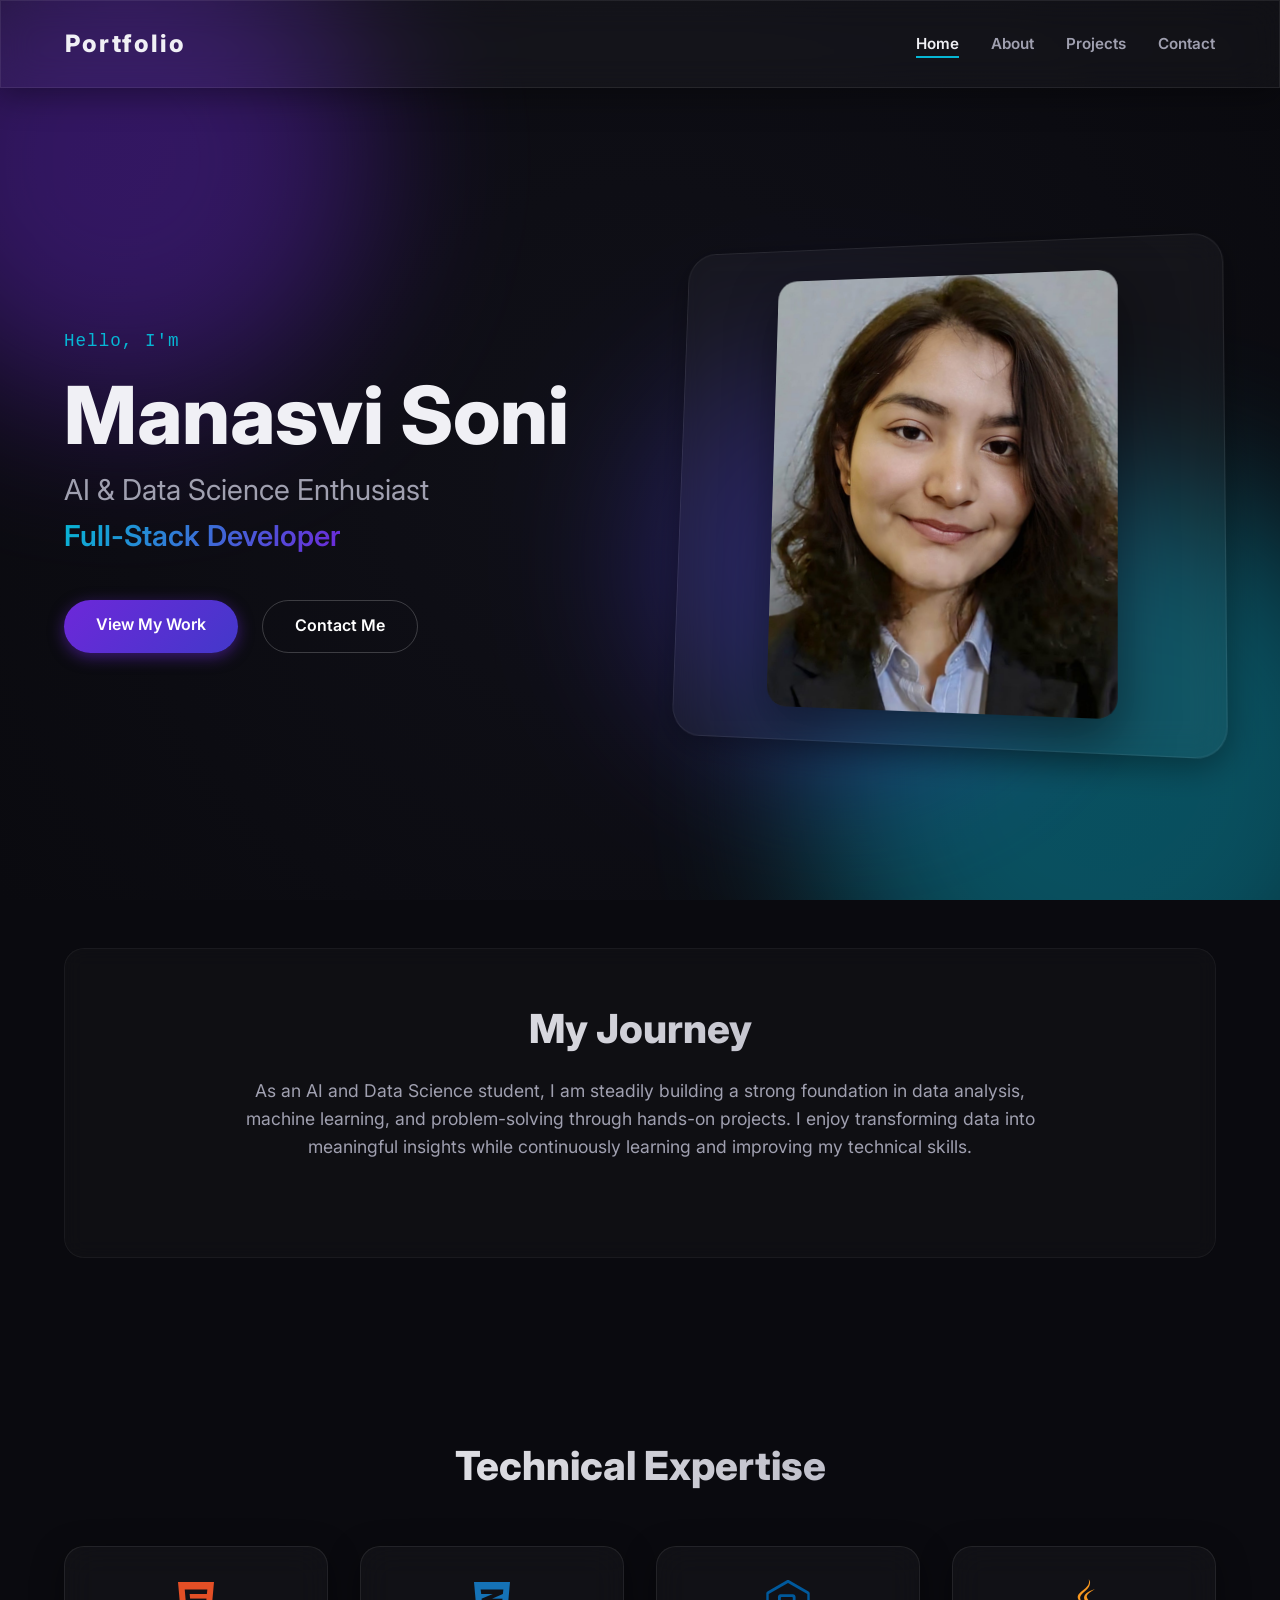
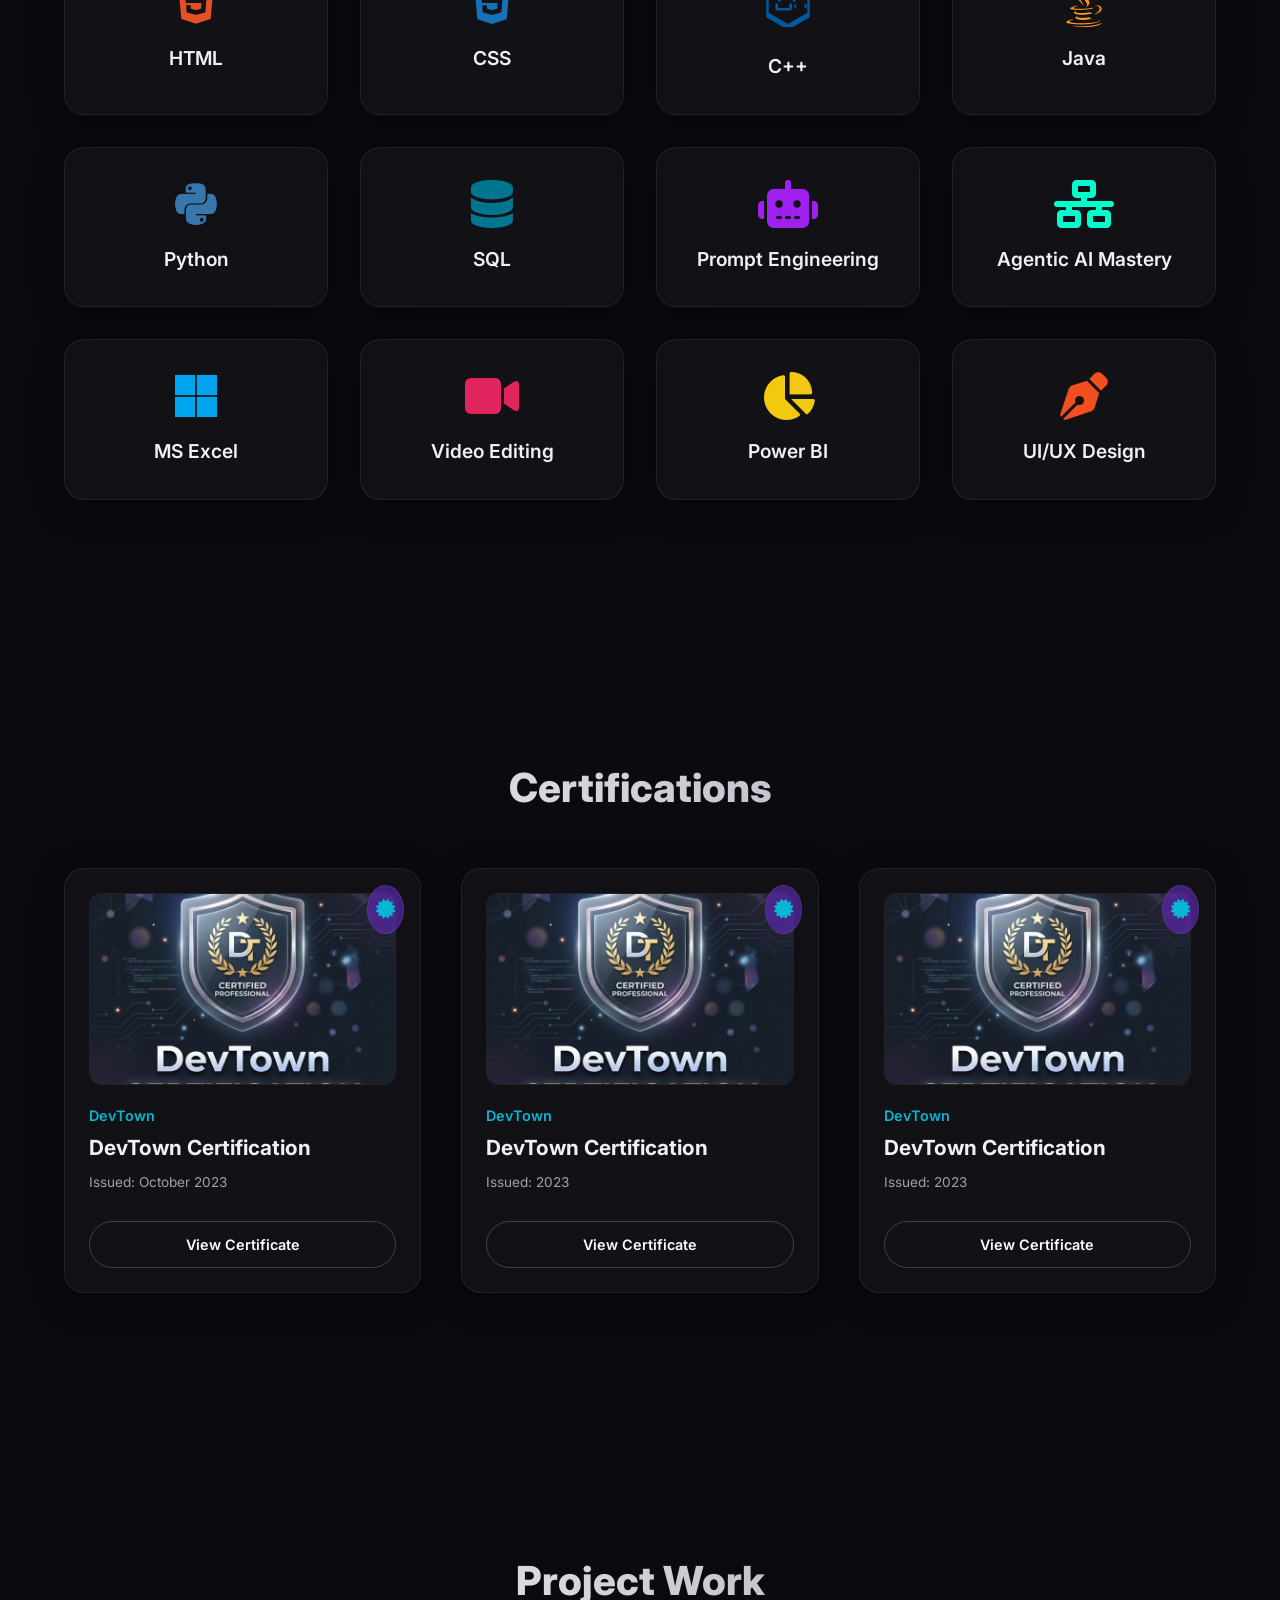
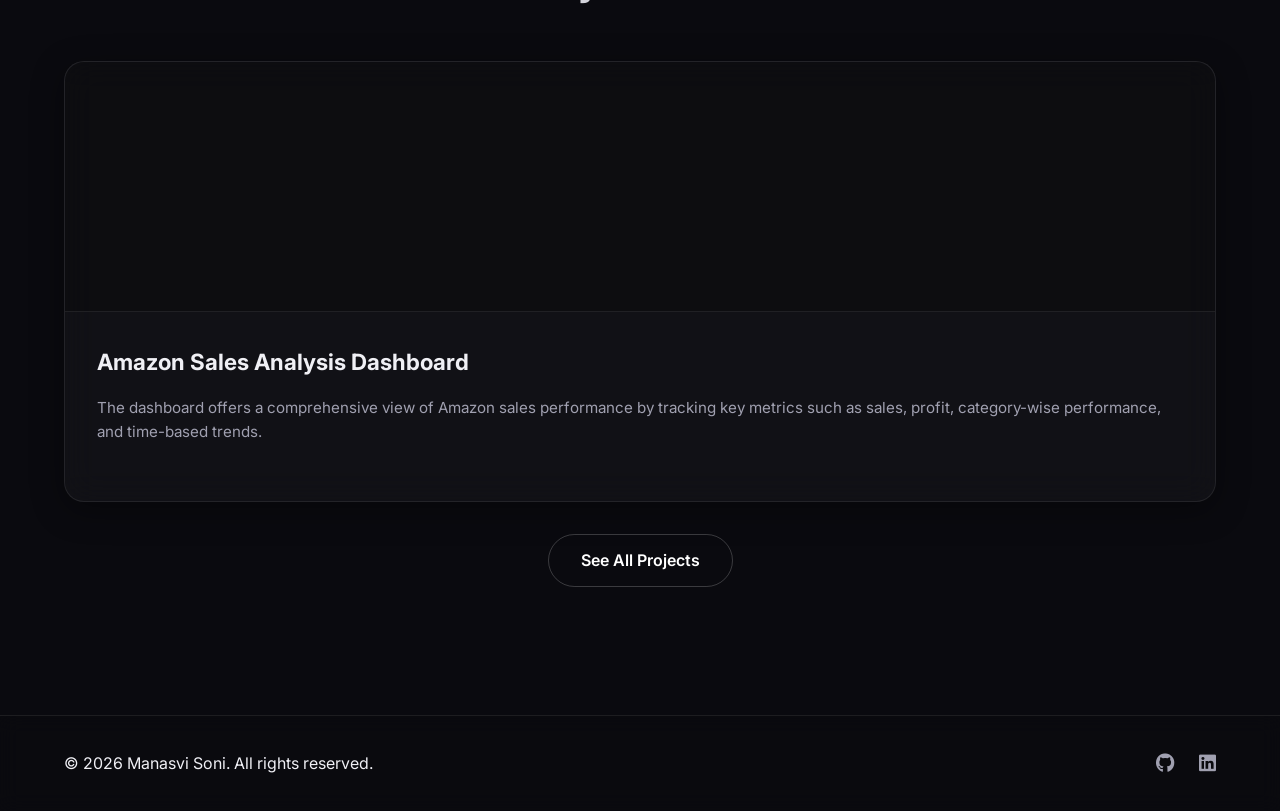
<file: index.html>
<!DOCTYPE html>
<html lang="en">

<head>
    <meta charset="UTF-8">
    <meta name="viewport" content="width=device-width, initial-scale=1.0">
    <title>Manasvi Soni - Portfolio</title>
    <!-- Modern Typography: Inter -->
    <link rel="preconnect" href="https://fonts.googleapis.com">
    <link rel="preconnect" href="https://fonts.gstatic.com" crossorigin>
    <link href="https://fonts.googleapis.com/css2?family=Inter:wght@300;400;600;800&display=swap" rel="stylesheet">
    <link rel="stylesheet" href="css/style.css">
    <!-- Font Awesome for Icons -->
    <link rel="stylesheet" href="https://cdnjs.cloudflare.com/ajax/libs/font-awesome/6.4.0/css/all.min.css">
</head>

<body>

    <!-- Background Animation Canvas / Elements -->
    <div class="bg-animated">
        <div class="blob blob-1"></div>
        <div class="blob blob-2"></div>
        <div class="blob blob-3"></div>
    </div>

    <!-- Navigation -->
    <nav class="navbar glass">
        <div class="logo">
            <a href="index.html">Portfolio</a>
        </div>
        <ul class="nav-links">
            <li><a href="index.html" class="active">Home</a></li>
            <li><a href="about.html">About</a></li>
            <li><a href="projects.html">Projects</a></li>
            <li><a href="contact.html">Contact</a></li>
        </ul>
        <div class="hamburger">
            <i class="fas fa-bars"></i>
        </div>
    </nav>

    <!-- Main Content for Home -->
    <main>
        <!-- Hero Section -->
        <section id="hero" class="hero">
            <div class="hero-content">
                <span class="greeting">Hello, I'm</span>
                <h1 class="glitch" data-text="Manasvi Soni">Manasvi Soni</h1>
                <h2 class="subtitle">AI & Data Science Enthusiast <br /> <span class="highlight">Full-Stack
                        Developer</span></h2>
                <div class="hero-buttons">
                    <a href="#projects" class="btn btn-primary">View My Work</a>
                    <a href="contact.html" class="btn btn-outline">Contact Me</a>
                </div>
            </div>
            <div class="hero-image-container glass">
                <!-- User passport size photo -->
                <img src="assets/profile.jpeg" alt="Manasvi Soni" class="profile-img">
                <div class="img-glow"></div>
            </div>
        </section>

        <!-- Brief Qualifications Section -->
        <section id="qualifications" class="qualifications section-padding glass-panel my-5">
            <div class="container text-center">
                <h2 class="section-title">My Journey</h2>
                <p class="section-subtitle">As an AI and Data Science student, I am steadily building a strong
                    foundation in data analysis, machine learning, and problem-solving through hands-on projects. I
                    enjoy transforming data into meaningful insights while continuously learning and improving my
                    technical skills.</p>
            </div>
        </section>

        <!-- Skills Section -->
        <section id="skills" class="skills section-padding">
            <h2 class="section-title text-center">Technical Expertise</h2>
            <div class="skills-grid">
                <!-- Skill cards will be injected or hardcoded here -->
                <div class="skill-card glass" data-skill="html">
                    <i class="fab fa-html5 skill-icon" style="color: #e34f26;"></i>
                    <h3>HTML</h3>
                </div>
                <div class="skill-card glass" data-skill="css">
                    <i class="fab fa-css3-alt skill-icon" style="color: #1572b6;"></i>
                    <h3>CSS</h3>
                </div>
                <div class="skill-card glass" data-skill="cpp">
                    <!-- c++ icon -->
                    <svg class="custom-icon" viewBox="0 0 128 128">
                        <path fill="#00599C"
                            d="M118.8 33.3L67.1 3.4c-1.9-1.1-4.3-1.1-6.2 0L9.2 33.3c-1.9 1.1-3.1 3.2-3.1 5.4v59.8c0 2.2 1.2 4.3 3.1 5.4l51.7 29.9c1.9 1.1 4.3 1.1 6.2 0l51.7-29.9c1.9-1.1 3.1-3.2 3.1-5.4V38.7c0-2.2-1.2-4.3-3.1-5.4zM66.4 121.2L12.5 90V40.2L64 10.4l51.5 29.8V90l-53.9 31.2-5.2-.2v.2z" />
                        <path fill="#00599C"
                            d="M37.5 59.9h7.4l-.1-9.9c0-1.2.9-2.2 2-2.3h27.9c1.2.1 2.1 1.1 2.1 2.3l-.1 10h7.4l.1-12c0-3.9-3.1-7.1-7-7.2h-33c-3.9.1-7 3.3-7 7.2l.3 11.9zm30.3 17.5H39.8c-1.2-.1-2.1-1.1-2.1-2.3v-10h-7.3v12c0 3.9 3.1 7.1 7 7.2h30.4c3.9-.1 7-3.3 7-7.2v-12h-7.3v10c0 1.2-.9 2.2-2 2.3h2.3z" />
                        <path fill="#004482"
                            d="M68.7 66.8h11.2v11.1h5.8V66.8hc1.2-.1 2.1-1.1 2.1-2.3l-.1-5.8h-7.4v-7.3h-5.8v7.3H68.7v-7.3h-5.8v7.3H56.5v5.8h6.4v11.1h5.8V66.8z" />
                        <path fill="#00599C"
                            d="M96.7 66.8h11.2v11.1h5.8V66.8hc1.2-.1 2.1-1.1 2.1-2.3l-.1-5.8h-7.4v-7.3h-5.8v7.3H96.7v-7.3h-5.8v7.3H84.5v5.8h6.4v11.1h5.8V66.8z" />
                    </svg>
                    <h3>C++</h3>
                </div>
                <div class="skill-card glass" data-skill="java">
                    <i class="fab fa-java skill-icon" style="color: #f89820;"></i>
                    <h3>Java</h3>
                </div>
                <div class="skill-card glass" data-skill="python">
                    <i class="fab fa-python skill-icon" style="color: #3776ab;"></i>
                    <h3>Python</h3>
                </div>
                <div class="skill-card glass" data-skill="sql">
                    <i class="fas fa-database skill-icon" style="color: #00758f;"></i>
                    <h3>SQL</h3>
                </div>
                <div class="skill-card glass" data-skill="prompt">
                    <i class="fas fa-robot skill-icon" style="color: #a020f0;"></i>
                    <h3>Prompt Engineering</h3>
                </div>
                <div class="skill-card glass" data-skill="agentic">
                    <i class="fas fa-network-wired skill-icon" style="color: #00ffcc;"></i>
                    <h3>Agentic AI Mastery</h3>
                </div>
                <div class="skill-card glass" data-skill="msexcel">
                    <i class="fab fa-microsoft skill-icon" style="color: #00a4ef;"></i>
                    <h3>MS Excel</h3>
                </div>
                <div class="skill-card glass" data-skill="video">
                    <i class="fas fa-video skill-icon" style="color: #e0245e;"></i>
                    <h3>Video Editing</h3>
                </div>
                <div class="skill-card glass" data-skill="powerbi">
                    <i class="fas fa-chart-pie skill-icon" style="color: #f2c811;"></i>
                    <h3>Power BI</h3>
                </div>
                <div class="skill-card glass" data-skill="uidesign">
                    <i class="fas fa-pen-nib skill-icon" style="color: #f24e1e;"></i>
                    <h3>UI/UX Design</h3>
                </div>
            </div>
        </section>

        <!-- Skill Modal Overlay (Hidden by default) -->
        <div id="skill-modal" class="modal-overlay">
            <div class="modal-content glass">
                <span class="close-btn">&times;</span>
                <div class="modal-icon-container">
                    <i id="modal-icon" class="fas fa-code"></i>
                </div>
                <h2 id="modal-title">Skill</h2>
                <p id="modal-desc">Detailed description of the skill and its applications.</p>
            </div>
        </div>

        <!-- Certifications Section -->
        <section id="certifications" class="certifications section-padding">
            <h2 class="section-title text-center">Certifications</h2>
            <div class="certifications-grid container">

                <div class="cert-card glass">
                    <div class="cert-badge"><i class="fas fa-certificate"></i></div>
                    <img src="assets/cert-placeholder.png" alt="DevTown Certification" class="cert-thumbnail">
                    <div class="cert-info">
                        <span class="cert-org">DevTown</span>
                        <h3>DevTown Certification</h3>
                        <span class="cert-date">Issued: October 2023</span>
                    </div>
                    <a href="https://cert.devtown.in/verify/Z20w5UR" target="_blank"
                        class="btn btn-outline btn-verify">View Certificate</a>
                </div>

                <div class="cert-card glass">
                    <div class="cert-badge"><i class="fas fa-certificate"></i></div>
                    <img src="assets/cert-placeholder.png" alt="DevTown Certification" class="cert-thumbnail">
                    <div class="cert-info">
                        <span class="cert-org">DevTown</span>
                        <h3>DevTown Certification</h3>
                        <span class="cert-date">Issued: 2023</span>
                    </div>
                    <a href="https://cert.devtown.in/verify/ZaxsSc" target="_blank"
                        class="btn btn-outline btn-verify">View Certificate</a>
                </div>

                <div class="cert-card glass">
                    <div class="cert-badge"><i class="fas fa-certificate"></i></div>
                    <img src="assets/cert-placeholder.png" alt="DevTown Certification" class="cert-thumbnail">
                    <div class="cert-info">
                        <span class="cert-org">DevTown</span>
                        <h3>DevTown Certification</h3>
                        <span class="cert-date">Issued: 2023</span>
                    </div>
                    <a href="https://cert.devtown.in/verify/1binoc" target="_blank"
                        class="btn btn-outline btn-verify">View Certificate</a>
                </div>

            </div>
        </section>

        <!-- Selected Projects Preview Section -->
        <section id="projects" class="projects section-padding">
            <h2 class="section-title text-center">Project Work</h2>
            <div class="projects-grid">


                <div class="project-card glass">
                    <div class="project-img"
                        style="background-image: linear-gradient(rgba(0,0,0,0.25), rgba(0,0,0,0.25)),
                        url('https://images.unsplash.com/photo-1543286386-713bdd548da4?auto=format&fit=crop&w=1600&q=90');">
                    </div>
                    <div class="project-info">
                        <h3>Amazon Sales Analysis Dashboard</h3>
                        <p>
                            The dashboard offers a comprehensive view of Amazon sales performance by tracking key
                            metrics such as sales,
                            profit, category-wise performance, and time-based trends.
                        </p>
                    </div>
                </div>

            </div>
            <div class="text-center mt-4">
                <a href="projects.html" class="btn btn-outline">See All Projects</a>
            </div>
        </section>

    </main>

    <footer class="glass-footer">
        <p>&copy; 2026 Manasvi Soni. All rights reserved.</p>
        <div class="social-links">
            <a href="https://github.com/manasvisoni04" target="_blank"><i class="fab fa-github"></i></a>
            <a href="https://www.linkedin.com/in/manasvi-soni-6963aa28a/" target="_blank"><i
                    class="fab fa-linkedin"></i></a>

        </div>
    </footer>

    <script src="js/main.js"></script>
</body>


</html>
</file>
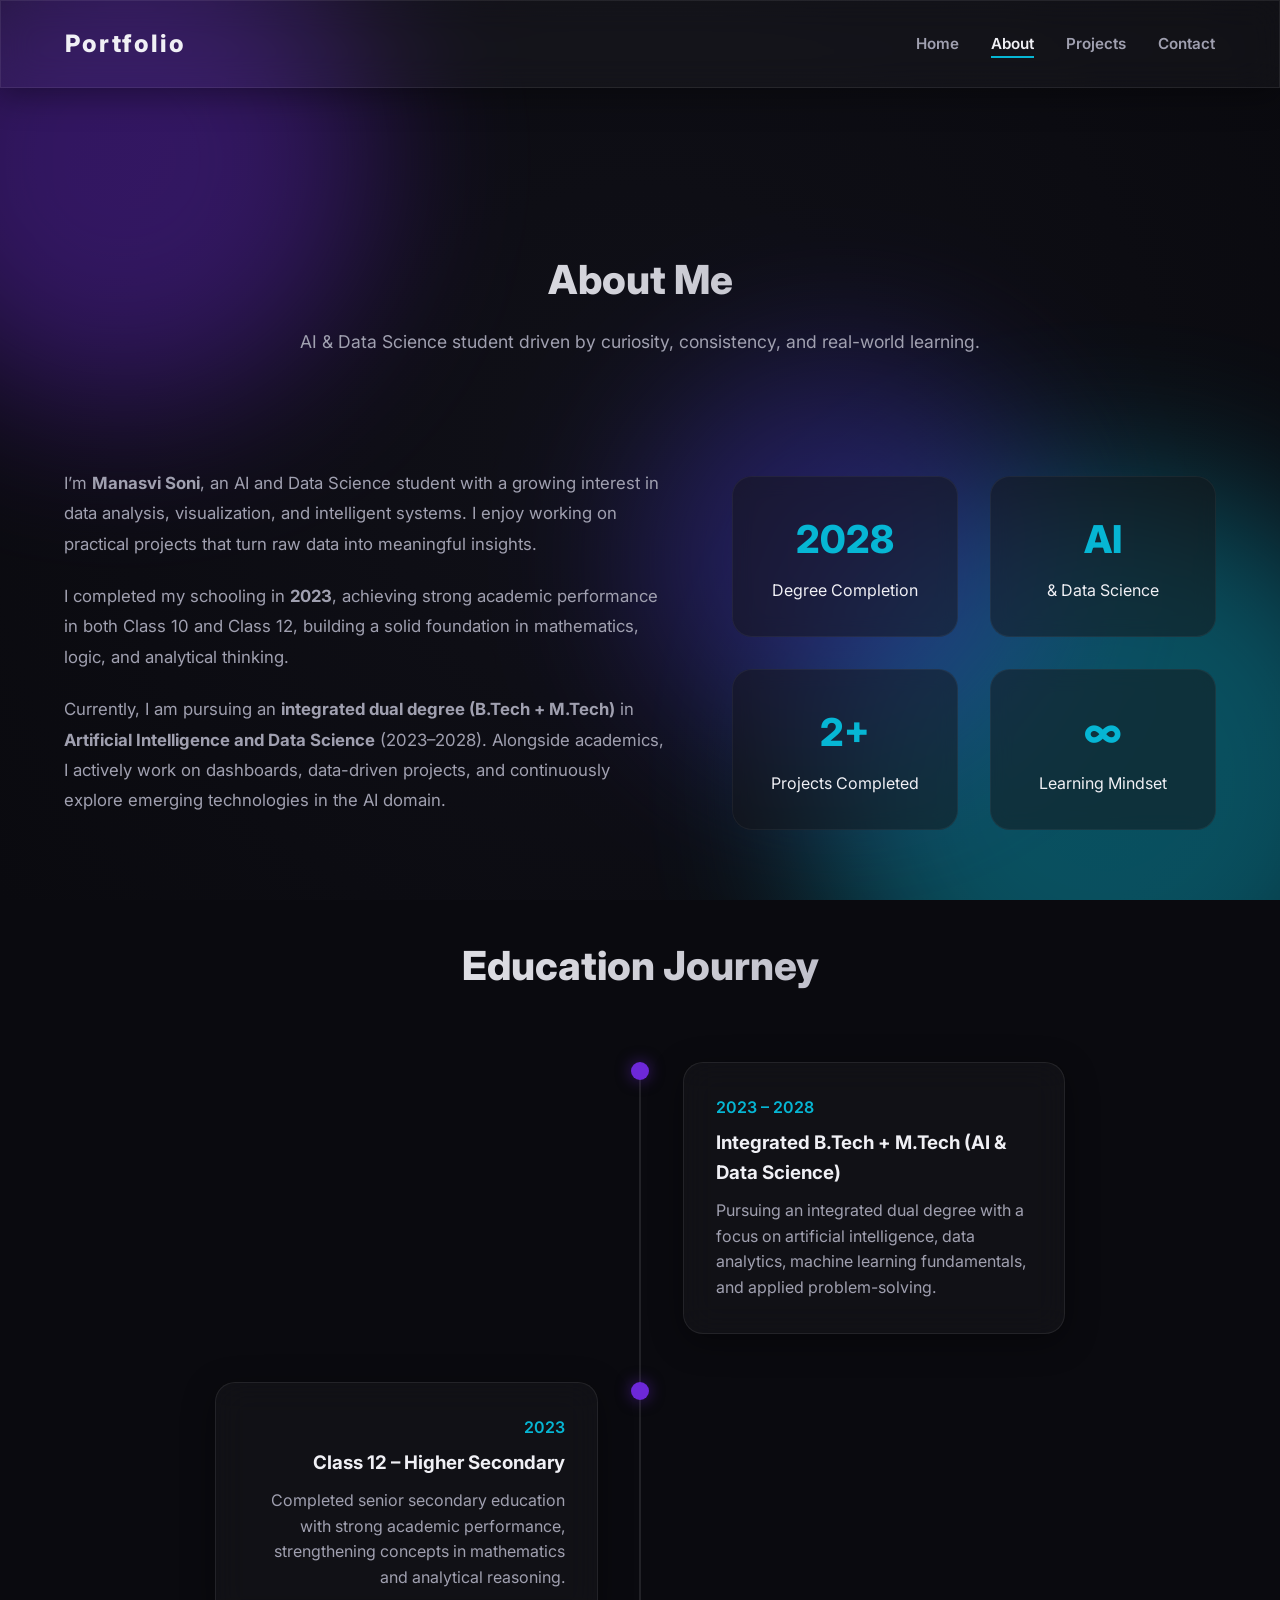
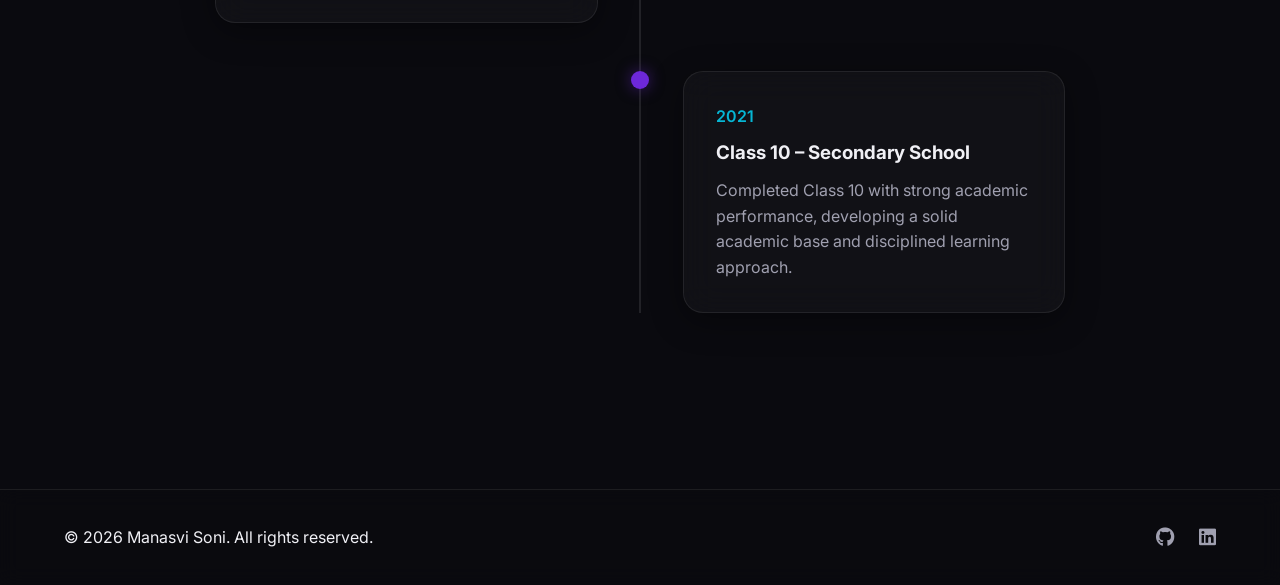
<file: about.html>
<!DOCTYPE html>
<html lang="en">

<head>
    <meta charset="UTF-8">
    <meta name="viewport" content="width=device-width, initial-scale=1.0">
    <title>About - Manasvi Soni</title>

    <link rel="preconnect" href="https://fonts.googleapis.com">
    <link rel="preconnect" href="https://fonts.gstatic.com" crossorigin>
    <link href="https://fonts.googleapis.com/css2?family=Inter:wght@300;400;600;800&display=swap" rel="stylesheet">

    <link rel="stylesheet" href="css/style.css">
    <link rel="stylesheet" href="https://cdnjs.cloudflare.com/ajax/libs/font-awesome/6.4.0/css/all.min.css">

    <style>
        .about-content {
            margin-top: 120px;
            display: flex;
            flex-direction: column;
            gap: 4rem;
        }

        .bio-section {
            display: flex;
            gap: 4rem;
            align-items: center;
        }

        .bio-text {
            flex: 1;
            font-size: 1.05rem;
            line-height: 1.8;
            color: var(--text-secondary);
        }

        .bio-text p {
            margin-bottom: 1.4rem;
        }

        .bio-stats {
            flex: 0.8;
            display: grid;
            grid-template-columns: 1fr 1fr;
            gap: 2rem;
        }

        .stat-card {
            padding: 2rem;
            text-align: center;
            border-radius: 20px;
        }

        .stat-number {
            font-size: 2.4rem;
            font-weight: 800;
            color: var(--secondary-accent);
            margin-bottom: 0.5rem;
        }

        .timeline {
            position: relative;
            max-width: 850px;
            margin: 0 auto;
        }

        .timeline::before {
            content: '';
            position: absolute;
            left: 50%;
            transform: translateX(-50%);
            width: 2px;
            height: 100%;
            background: rgba(255, 255, 255, 0.1);
        }

        .timeline-item {
            width: 100%;
            margin-bottom: 3rem;
            position: relative;
        }

        .timeline-item:nth-child(odd) .timeline-content {
            margin-left: 55%;
        }

        .timeline-item:nth-child(even) .timeline-content {
            margin-right: 55%;
            text-align: right;
        }

        .timeline-dot {
            position: absolute;
            left: 50%;
            top: 0;
            transform: translateX(-50%);
            width: 18px;
            height: 18px;
            background: var(--accent-color);
            border-radius: 50%;
            box-shadow: 0 0 15px var(--accent-glow);
        }

        .timeline-content {
            padding: 2rem;
            border-radius: 20px;
            width: 45%;
        }

        .timeline-date {
            color: var(--secondary-accent);
            font-weight: 600;
            margin-bottom: 0.5rem;
        }

        @media (max-width: 768px) {
            .bio-section {
                flex-direction: column;
            }

            .timeline::before {
                left: 20px;
            }

            .timeline-item:nth-child(odd) .timeline-content,
            .timeline-item:nth-child(even) .timeline-content {
                width: calc(100% - 60px);
                margin-left: 60px;
                text-align: left;
            }

            .timeline-dot {
                left: 20px;
            }
        }
    </style>
</head>

<body>

    <div class="bg-animated">
        <div class="blob blob-1"></div>
        <div class="blob blob-2"></div>
        <div class="blob blob-3"></div>
    </div>

    <nav class="navbar glass">
        <div class="logo">
            <a href="index.html">Portfolio</a>
        </div>
        <ul class="nav-links">
            <li><a href="index.html">Home</a></li>
            <li><a href="about.html" class="active">About</a></li>
            <li><a href="projects.html">Projects</a></li>
            <li><a href="contact.html">Contact</a></li>
        </ul>
        <div class="hamburger">
            <i class="fas fa-bars"></i>
        </div>
    </nav>

    <main class="section-padding">
        <div class="container about-content">

            <div class="text-center">
                <h1 class="section-title">About Me</h1>
                <p class="section-subtitle">
                    AI & Data Science student driven by curiosity, consistency, and real-world learning.
                </p>
            </div>

            <section class="bio-section">
                <div class="bio-text">
                    <p>
                        I’m <strong>Manasvi Soni</strong>, an AI and Data Science student with a growing interest in
                        data analysis, visualization, and intelligent systems. I enjoy working on practical projects
                        that turn raw data into meaningful insights.
                    </p>
                    <p>
                        I completed my schooling in <strong>2023</strong>, achieving strong academic performance
                        in both Class 10 and Class 12, building a solid foundation in mathematics,
                        logic, and analytical thinking.
                    </p>
                    <p>
                        Currently, I am pursuing an <strong>integrated dual degree (B.Tech + M.Tech)</strong> in
                        <strong>Artificial Intelligence and Data Science</strong> (2023–2028). Alongside academics,
                        I actively work on dashboards, data-driven projects, and continuously explore emerging
                        technologies in the AI domain.
                    </p>
                </div>

                <div class="bio-stats">
                    <div class="stat-card glass-panel">
                        <div class="stat-number">2028</div>
                        <div>Degree Completion</div>
                    </div>
                    <div class="stat-card glass-panel">
                        <div class="stat-number">AI</div>
                        <div>& Data Science</div>
                    </div>
                    <div class="stat-card glass-panel">
                        <div class="stat-number">2+</div>
                        <div>Projects Completed</div>
                    </div>
                    <div class="stat-card glass-panel">
                        <div class="stat-number">∞</div>
                        <div>Learning Mindset</div>
                    </div>
                </div>
            </section>

            <section class="mt-4">
                <h2 class="section-title text-center" style="margin-bottom: 4rem;">
                    Education Journey
                </h2>

                <div class="timeline">

                    <div class="timeline-item">
                        <div class="timeline-dot"></div>
                        <div class="timeline-content glass">
                            <div class="timeline-date">2023 – 2028</div>
                            <h3>Integrated B.Tech + M.Tech (AI & Data Science)</h3>
                            <p style="color: var(--text-secondary); margin-top: 10px;">
                                Pursuing an integrated dual degree with a focus on artificial intelligence,
                                data analytics, machine learning fundamentals, and applied problem-solving.
                            </p>
                        </div>
                    </div>

                    <div class="timeline-item">
                        <div class="timeline-dot"></div>
                        <div class="timeline-content glass">
                            <div class="timeline-date">2023</div>
                            <h3>Class 12 – Higher Secondary</h3>
                            <p style="color: var(--text-secondary); margin-top: 10px;">
                                Completed senior secondary education with strong academic performance,
                                strengthening concepts in mathematics and analytical reasoning.
                            </p>
                        </div>
                    </div>

                    <div class="timeline-item">
                        <div class="timeline-dot"></div>
                        <div class="timeline-content glass">
                            <div class="timeline-date">2021</div>
                            <h3>Class 10 – Secondary School</h3>
                            <p style="color: var(--text-secondary); margin-top: 10px;">
                                Completed Class 10 with strong academic performance, developing a solid academic base
                                and disciplined learning approach.
                            </p>
                        </div>
                    </div>

                </div>
            </section>

        </div>
    </main>

    <footer class="glass-footer">
        <p>&copy; 2026 Manasvi Soni. All rights reserved.</p>
        <div class="social-links">
            <a href="https://github.com/manasvisoni04" target="_blank"><i class="fab fa-github"></i></a>
            <a href="https://www.linkedin.com/in/manasvi-soni-6963aa28a/" target="_blank"><i
                    class="fab fa-linkedin"></i></a>
        </div>
    </footer>

    <script src="js/main.js"></script>
</body>

</html>
</file>
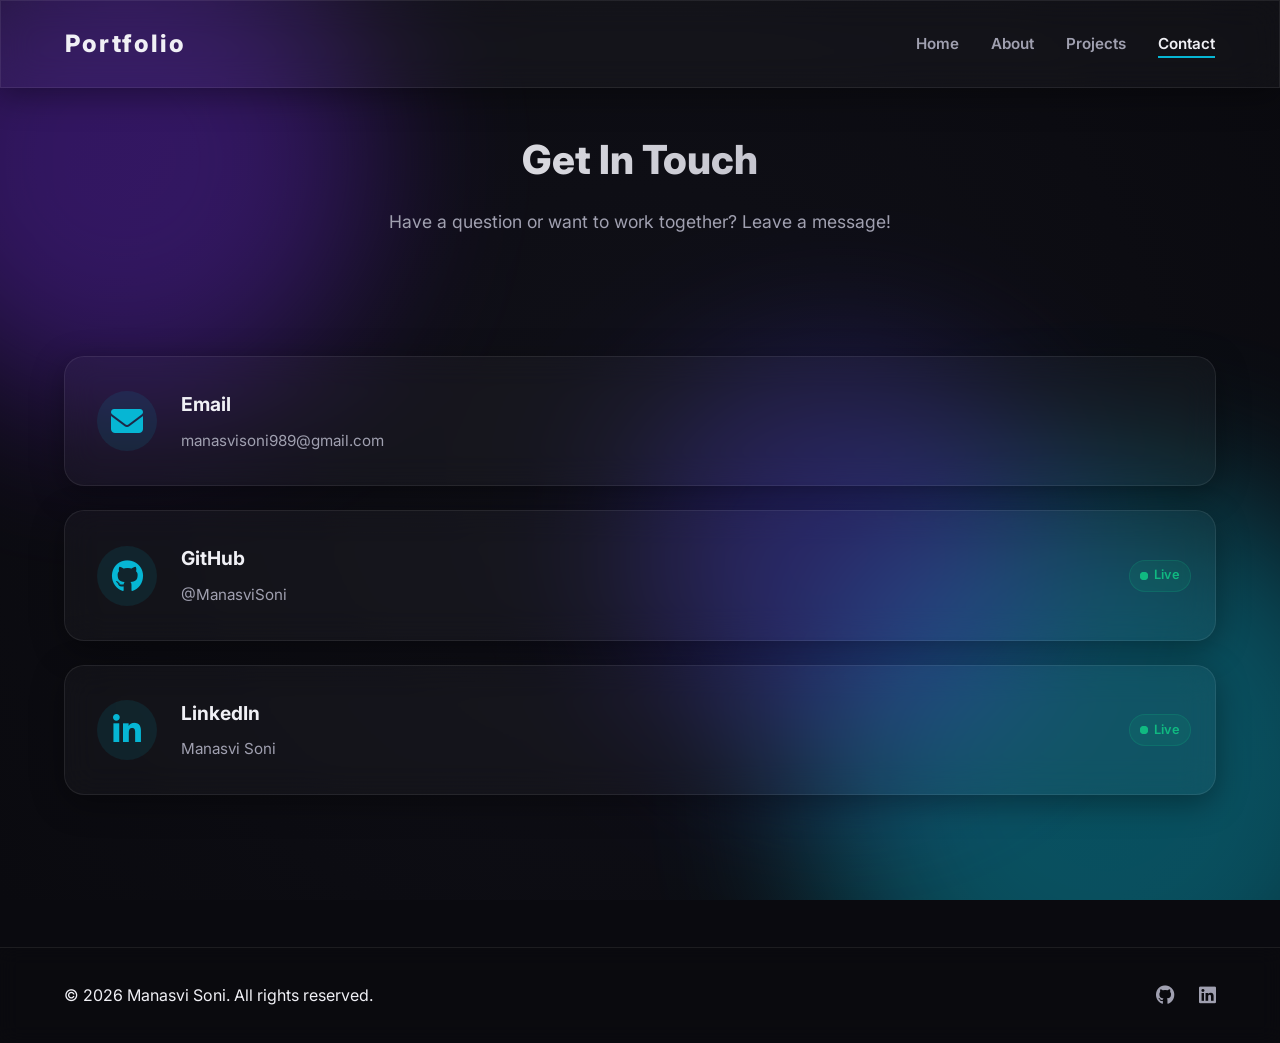
<file: contact.html>
<!DOCTYPE html>
<html lang="en">

<head>
    <meta charset="UTF-8">
    <meta name="viewport" content="width=device-width, initial-scale=1.0">
    <title>Contact - Manasvi Soni</title>
    <link rel="preconnect" href="https://fonts.googleapis.com">
    <link rel="preconnect" href="https://fonts.gstatic.com" crossorigin>
    <link href="https://fonts.googleapis.com/css2?family=Inter:wght@300;400;600;800&display=swap" rel="stylesheet">
    <link rel="stylesheet" href="css/style.css">
    <link rel="stylesheet" href="https://cdnjs.cloudflare.com/ajax/libs/font-awesome/6.4.0/css/all.min.css">
    <style>
        .contact-wrapper {
            margin-top: 120px;
            display: flex;
            gap: 4rem;
            max-width: 1200px;
            margin-left: auto;
            margin-right: auto;
        }

        .contact-info {
            flex: 1;
        }

        .contact-form-container {
            flex: 1.2;
            padding: 3rem;
            border-radius: 24px;
        }

        .info-card {
            display: flex;
            align-items: center;
            gap: 1.5rem;
            padding: 2rem;
            border-radius: 20px;
            margin-bottom: 1.5rem;
            transition: transform 0.3s ease;
        }

        .info-card:hover {
            transform: translateX(10px);
        }

        .info-icon {
            font-size: 2rem;
            color: var(--secondary-accent);
            background: rgba(6, 182, 212, 0.1);
            width: 60px;
            height: 60px;
            display: flex;
            align-items: center;
            justify-content: center;
            border-radius: 50%;
        }

        .info-details h3 {
            margin-bottom: 0.5rem;
            font-size: 1.2rem;
        }

        .info-details p {
            color: var(--text-secondary);
        }

        .form-group {
            margin-bottom: 1.5rem;
            position: relative;
        }

        .form-control {
            width: 100%;
            padding: 1.2rem;
            background: rgba(255, 255, 255, 0.05);
            border: 1px solid rgba(255, 255, 255, 0.1);
            border-radius: 12px;
            color: var(--text-primary);
            font-family: var(--font-main);
            font-size: 1rem;
            transition: all 0.3s ease;
        }

        .form-control:focus {
            outline: none;
            border-color: var(--secondary-accent);
            background: rgba(255, 255, 255, 0.08);
            box-shadow: 0 0 15px rgba(6, 182, 212, 0.2);
        }

        textarea.form-control {
            resize: vertical;
            min-height: 150px;
        }

        .submit-btn {
            width: 100%;
            padding: 1.2rem;
            font-size: 1.1rem;
            margin-top: 1rem;
        }

        @media (max-width: 900px) {
            .contact-wrapper {
                flex-direction: column;
            }
        }
    </style>
</head>

<body>

    <div class="bg-animated">
        <div class="blob blob-1"></div>
        <div class="blob blob-2"></div>
        <div class="blob blob-3"></div>
    </div>

    <nav class="navbar glass">
        <div class="logo">
            <a href="index.html">Portfolio</a>
        </div>
        <ul class="nav-links">
            <li><a href="index.html">Home</a></li>
            <li><a href="about.html">About</a></li>
            <li><a href="projects.html">Projects</a></li>
            <li><a href="contact.html" class="active">Contact</a></li>
        </ul>
        <div class="hamburger">
            <i class="fas fa-bars"></i>
        </div>
    </nav>

    <main class="section-padding">
        <div class="container text-center">
            <h1 class="section-title">Get In Touch</h1>
            <p class="section-subtitle">Have a question or want to work together? Leave a message!</p>
        </div>

        <div class="contact-wrapper">

            <div class="contact-info">
                <div class="info-card glass">
                    <div class="info-icon">
                        <i class="fas fa-envelope"></i>
                    </div>
                    <div class="info-details">
                        <h3>Email</h3>
                        <p><a href="mailto:manasvisoni989@gmail.com"
                                class="social-text-link">manasvisoni989@gmail.com</a>
                        </p>

                    </div>
                </div>



                <div class="info-card glass social-card">
                    <div class="info-icon github-icon">
                        <i class="fab fa-github"></i>
                    </div>
                    <div class="info-details">
                        <h3>GitHub</h3>
                        <a href="https://github.com/manasvisoni04" target="_blank"
                            class="social-text-link">@ManasviSoni</a>
                    </div>
                    <div class="live-indicator">
                        <span class="pulse"></span> Live
                    </div>
                </div>

                <div class="info-card glass social-card">
                    <div class="info-icon linkedin-icon">
                        <i class="fab fa-linkedin-in"></i>
                    </div>
                    <div class="info-details">
                        <h3>LinkedIn</h3>
                        <a href="https://www.linkedin.com/in/manasvi-soni-6963aa28a/" target="_blank"
                            class="social-text-link">Manasvi
                            Soni</a>
                    </div>
                    <div class="live-indicator">
                        <span class="pulse"></span> Live
                    </div>
                </div>



            </div>
        </div>



        </div>
    </main>

    <footer class="glass-footer">
        <p>&copy; 2026 Manasvi Soni. All rights reserved.</p>
        <div class="social-links">
            <a href="https://github.com/manasvisoni04" target="_blank"><i class="fab fa-github"></i></a>
            <a href="https://www.linkedin.com/in/manasvi-soni-6963aa28a/" target="_blank"><i
                    class="fab fa-linkedin"></i></a>

        </div>
    </footer>

    <script src="js/main.js"></script>
    <script>
        // Simple frontend form handler
        document.getElementById('contactForm').addEventListener('submit', (e) => {
            e.preventDefault();
            const btn = e.target.querySelector('button');
            const originalText = btn.innerHTML;

            btn.innerHTML = '<i class="fas fa-spinner fa-spin"></i> Sending...';
            btn.style.opacity = '0.7';

            // Simulate network request
            setTimeout(() => {
                btn.innerHTML = '<i class="fas fa-check"></i> Sent Successfully!';
                btn.style.background = 'linear-gradient(135deg, #10b981, #059669)';
                e.target.reset();

                setTimeout(() => {
                    btn.innerHTML = originalText;
                    btn.style.background = '';
                    btn.style.opacity = '1';
                }, 3000);
            }, 1500);
        });
    </script>
</body>

</html>
</file>
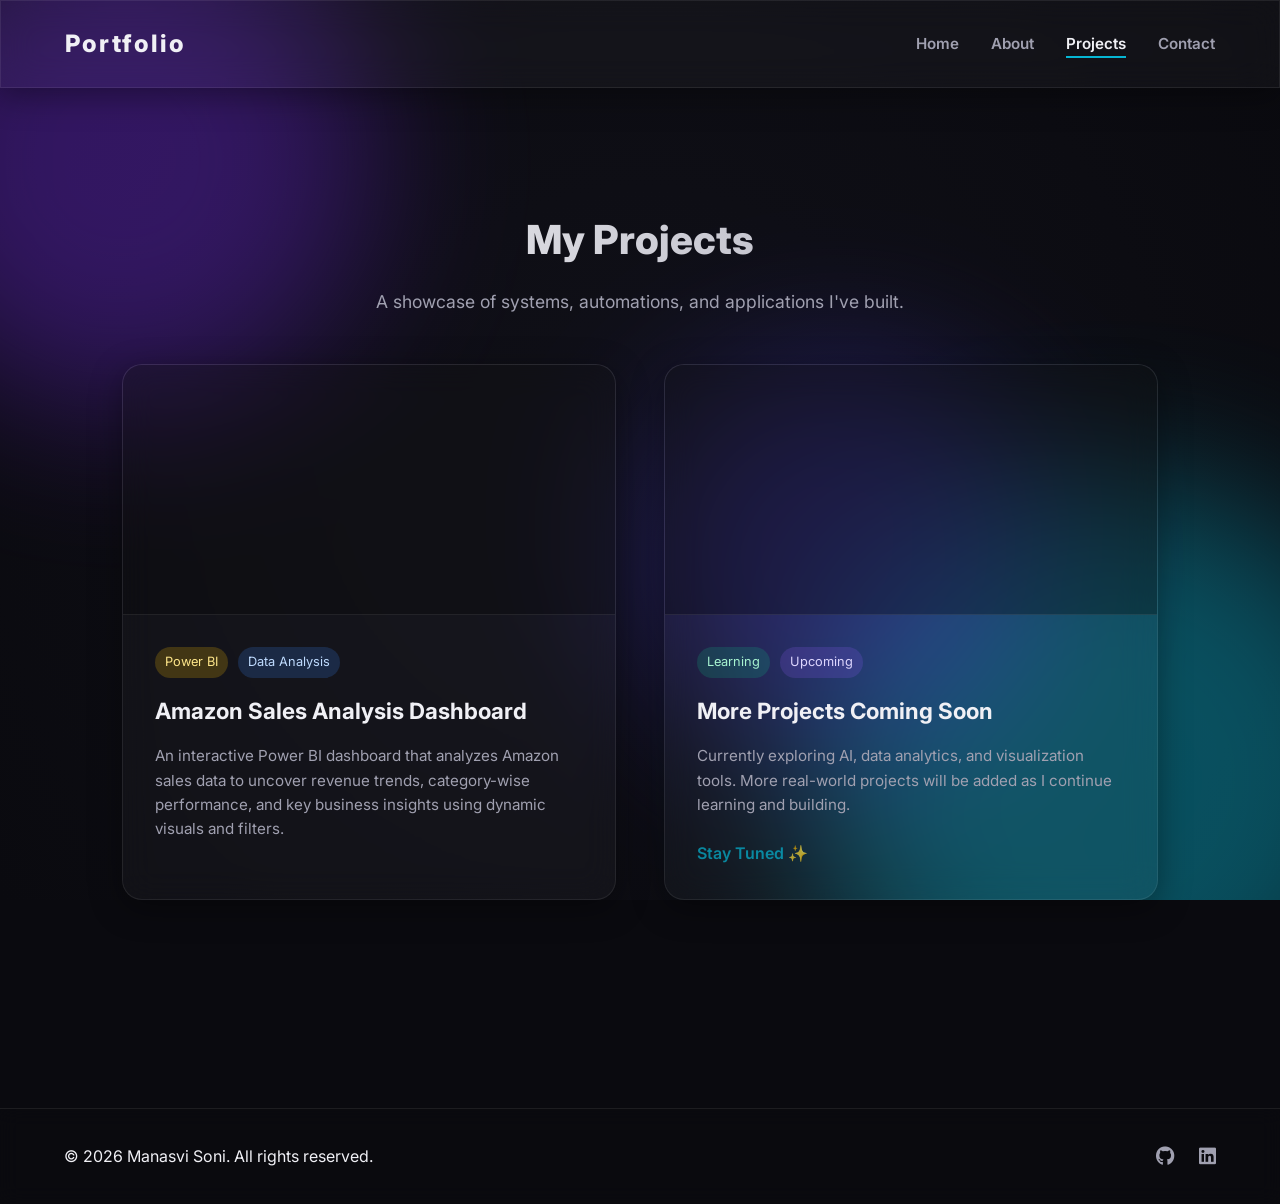
<file: projects.html>
<!DOCTYPE html>
<html lang="en">

<head>
    <meta charset="UTF-8">
    <meta name="viewport" content="width=device-width, initial-scale=1.0">
    <title>Projects - Manasvi Soni</title>
    <link rel="preconnect" href="https://fonts.googleapis.com">
    <link rel="preconnect" href="https://fonts.gstatic.com" crossorigin>
    <link href="https://fonts.googleapis.com/css2?family=Inter:wght@300;400;600;800&display=swap" rel="stylesheet">
    <link rel="stylesheet" href="css/style.css">
    <link rel="stylesheet" href="https://cdnjs.cloudflare.com/ajax/libs/font-awesome/6.4.0/css/all.min.css">
</head>

<body>

    <div class="bg-animated">
        <div class="blob blob-1"></div>
        <div class="blob blob-2"></div>
        <div class="blob blob-3"></div>
    </div>

    <nav class="navbar glass">
        <div class="logo">
            <a href="index.html">Portfolio</a>
        </div>
        <ul class="nav-links">
            <li><a href="index.html">Home</a></li>
            <li><a href="about.html">About</a></li>
            <li><a href="projects.html" class="active">Projects</a></li>
            <li><a href="contact.html">Contact</a></li>
        </ul>
        <div class="hamburger">
            <i class="fas fa-bars"></i>
        </div>
    </nav>

    <main class="section-padding">
        <div class="container text-center" style="margin-top: 80px;">
            <h1 class="section-title">My Projects</h1>
            <p class="section-subtitle">A showcase of systems, automations, and applications I've built.</p>
        </div>

        <section class="projects-grid" style="padding: 0 5%;">

            <div class="project-card glass">
                <div class="project-img"
                    style="background-image: linear-gradient(rgba(0,0,0,0.25), rgba(0,0,0,0.25)), url('https://images.unsplash.com/photo-1551288049-bebda4e38f71?auto=format&fit=crop&w=800&q=80');">
                </div>
                <div class="project-info">
                    <div class="project-tags" style="margin-bottom: 15px; display: flex; gap: 10px;">
                        <span
                            style="background: rgba(255, 193, 7, 0.2); color: #fde68a; padding: 5px 10px; border-radius: 20px; font-size: 0.8rem;">
                            Power BI
                        </span>
                        <span
                            style="background: rgba(59, 130, 246, 0.2); color: #bfdbfe; padding: 5px 10px; border-radius: 20px; font-size: 0.8rem;">
                            Data Analysis
                        </span>
                    </div>
                    <h3>Amazon Sales Analysis Dashboard</h3>
                    <p>
                        An interactive Power BI dashboard that analyzes Amazon sales data to uncover revenue trends,
                        category-wise performance, and key business insights using dynamic visuals and filters.
                    </p>

                </div>
            </div>

            <div class="project-card glass">
                <div class="project-img"
                    style="background-image: linear-gradient(rgba(0,0,0,0.3), rgba(0,0,0,0.3)), url('https://images.unsplash.com/photo-1522202176988-66273c2fd55f?auto=format&fit=crop&w=800&q=80');">
                </div>
                <div class="project-info">
                    <div class="project-tags" style="margin-bottom: 15px; display: flex; gap: 10px;">
                        <span
                            style="background: rgba(16, 185, 129, 0.2); color: #a7f3d0; padding: 5px 10px; border-radius: 20px; font-size: 0.8rem;">
                            Learning
                        </span>
                        <span
                            style="background: rgba(139, 92, 246, 0.2); color: #ddd6fe; padding: 5px 10px; border-radius: 20px; font-size: 0.8rem;">
                            Upcoming
                        </span>
                    </div>
                    <h3>More Projects Coming Soon</h3>
                    <p>
                        Currently exploring AI, data analytics, and visualization tools. More real-world projects
                        will be added as I continue learning and building.
                    </p>
                    <span class="project-link" style="cursor: default; opacity: 0.7;">Stay Tuned ✨</span>
                </div>
            </div>

        </section>

    </main>

    <footer class="glass-footer" style="margin-top: 5rem;">
        <p>&copy; 2026 Manasvi Soni. All rights reserved.</p>
        <div class="social-links">
            <a href="https://github.com/manasvisoni04" target="_blank"><i class="fab fa-github"></i></a>
            <a href="https://www.linkedin.com/in/manasvi-soni-6963aa28a/" target="_blank"><i
                    class="fab fa-linkedin"></i></a>

        </div>
    </footer>

    <script src="js/main.js"></script>
</body>

</html>
</file>
<file: css/style.css>
:root {
    /* Color Palette - Premium Dark Theme */
    --bg-color: #0a0a0f;
    --text-primary: #f0f0f5;
    --text-secondary: #a0a0b0;
    --accent-color: #6d28d9;
    /* Deep Purple */
    --accent-glow: rgba(109, 40, 217, 0.5);
    --secondary-accent: #06b6d4;
    /* Cyan */

    /* Glassmorphism Variables */
    --glass-bg: rgba(255, 255, 255, 0.03);
    --glass-border: rgba(255, 255, 255, 0.08);
    --glass-shadow: 0 8px 32px 0 rgba(0, 0, 0, 0.37);

    /* Typography */
    --font-main: 'Inter', sans-serif;

    /* Transitions */
    --transition-slow: 0.5s cubic-bezier(0.25, 0.8, 0.25, 1);
    --transition-fast: 0.2s ease;
}

* {
    margin: 0;
    padding: 0;
    box-sizing: border-box;
}

html {
    scroll-behavior: smooth;
}

body {
    background-color: var(--bg-color);
    color: var(--text-primary);
    font-family: var(--font-main);
    overflow-x: hidden;
    line-height: 1.6;
}

/* Animations / Background Blobs */
.bg-animated {
    position: fixed;
    top: 0;
    left: 0;
    width: 100vw;
    height: 100vh;
    z-index: -1;
    overflow: hidden;
    background: radial-gradient(circle at 50% 50%, #101018 0%, #0a0a0f 100%);
}

.blob {
    position: absolute;
    filter: blur(80px);
    border-radius: 50%;
    opacity: 0.4;
    animation: float 20s infinite ease-in-out alternate;
}

.blob-1 {
    top: -10%;
    left: -10%;
    width: 500px;
    height: 500px;
    background: var(--accent-color);
    animation-delay: 0s;
}

.blob-2 {
    bottom: -20%;
    right: -10%;
    width: 600px;
    height: 600px;
    background: var(--secondary-accent);
    animation-delay: -5s;
}

.blob-3 {
    top: 40%;
    left: 50%;
    width: 400px;
    height: 400px;
    background: #4338ca;
    animation-delay: -10s;
}

@keyframes float {
    0% {
        transform: translate(0, 0) scale(1);
    }

    33% {
        transform: translate(30px, -50px) scale(1.1);
    }

    66% {
        transform: translate(-20px, 20px) scale(0.9);
    }

    100% {
        transform: translate(0, 0) scale(1);
    }
}

/* Glassmorphism Utilities */
.glass {
    background: var(--glass-bg);
    backdrop-filter: blur(16px);
    -webkit-backdrop-filter: blur(16px);
    border: 1px solid var(--glass-border);
    box-shadow: var(--glass-shadow);
}

.glass-panel {
    background: rgba(20, 20, 25, 0.5);
    backdrop-filter: blur(10px);
    border: 1px solid rgba(255, 255, 255, 0.05);
    border-radius: 20px;
}

/* Navigation */
.navbar {
    position: fixed;
    top: 0;
    width: 100%;
    padding: 1.5rem 5%;
    display: flex;
    justify-content: space-between;
    align-items: center;
    z-index: 1000;
    transition: all var(--transition-slow);
}

.navbar.scrolled {
    padding: 1rem 5%;
    background: rgba(10, 10, 15, 0.8);
    border-bottom: 1px solid var(--glass-border);
}

.logo a {
    color: var(--text-primary);
    text-decoration: none;
    font-size: 1.5rem;
    font-weight: 800;
    letter-spacing: 2px;
}

.nav-links {
    list-style: none;
    display: flex;
    gap: 2rem;
}

.nav-links a {
    color: var(--text-secondary);
    text-decoration: none;
    font-size: 0.95rem;
    font-weight: 600;
    transition: color var(--transition-fast);
    position: relative;
}

.nav-links a:hover,
.nav-links a.active {
    color: var(--text-primary);
}

.nav-links a::after {
    content: '';
    position: absolute;
    width: 0;
    height: 2px;
    bottom: -5px;
    left: 0;
    background-color: var(--secondary-accent);
    transition: width var(--transition-fast);
}

.nav-links a:hover::after,
.nav-links a.active::after {
    width: 100%;
}

.hamburger {
    display: none;
    font-size: 1.5rem;
    cursor: pointer;
}

/* Typography & General Classes */
.section-padding {
    padding: 8rem 5%;
}

.text-center {
    text-align: center;
}

.mt-4 {
    margin-top: 2rem;
}

.my-5 {
    margin: 3rem 5%;
    padding: 3rem 2rem;
}

.section-title {
    font-size: 2.5rem;
    font-weight: 800;
    margin-bottom: 1rem;
    background: linear-gradient(to right, #fff, #a0a0b0);
    -webkit-background-clip: text;
    -webkit-text-fill-color: transparent;
}

.section-subtitle {
    color: var(--text-secondary);
    font-size: 1.1rem;
    max-width: 800px;
    margin: 0 auto 3rem;
}

/* Buttons */
.btn {
    display: inline-block;
    padding: 0.8rem 2rem;
    border-radius: 30px;
    text-decoration: none;
    font-weight: 600;
    transition: all var(--transition-fast);
    cursor: pointer;
    font-size: 1rem;
}

.btn-primary {
    background: linear-gradient(135deg, var(--accent-color), #4338ca);
    color: white;
    box-shadow: 0 4px 15px var(--accent-glow);
    border: none;
}

.btn-primary:hover {
    transform: translateY(-2px);
    box-shadow: 0 6px 20px var(--accent-glow);
}

.btn-outline {
    background: transparent;
    color: white;
    border: 1px solid rgba(255, 255, 255, 0.2);
}

.btn-outline:hover {
    background: rgba(255, 255, 255, 0.05);
    border-color: rgba(255, 255, 255, 0.4);
}

/* Hero Section */
.hero {
    min-height: 100vh;
    display: flex;
    align-items: center;
    justify-content: space-between;
    padding: 0 5%;
    padding-top: 80px;
}

.hero-content {
    flex: 1;
    max-width: 600px;
}

.greeting {
    color: var(--secondary-accent);
    font-family: monospace;
    font-size: 1.1rem;
    letter-spacing: 1px;
    margin-bottom: 1rem;
    display: block;
}

.hero h1 {
    font-size: 5rem;
    font-weight: 800;
    margin-bottom: 0.5rem;
    line-height: 1.1;
}

.hero .subtitle {
    font-size: 1.8rem;
    color: var(--text-secondary);
    font-weight: 400;
    margin-bottom: 2.5rem;
}

.highlight {
    color: var(--text-primary);
    font-weight: 600;
    background: linear-gradient(120deg, var(--secondary-accent), var(--accent-color));
    -webkit-background-clip: text;
    -webkit-text-fill-color: transparent;
}

.hero-buttons {
    display: flex;
    gap: 1.5rem;
}

.hero-image-container {
    flex: 0.8;
    display: flex;
    justify-content: center;
    align-items: center;
    padding: 2rem;
    border-radius: 30px;
    position: relative;
    transform: perspective(1000px) rotateY(-10deg) rotateX(5deg);
    transition: transform 0.5s ease;
}

.hero-image-container:hover {
    transform: perspective(1000px) rotateY(0deg) rotateX(0deg);
}

.profile-img {
    width: 100%;
    max-width: 350px;
    aspect-ratio: 4/5;
    object-fit: cover;
    border-radius: 20px;
    box-shadow: 0 20px 50px rgba(0, 0, 0, 0.5);
    position: relative;
    z-index: 2;
}

/* Skills Grid */
.skills-grid {
    display: grid;
    grid-template-columns: repeat(auto-fill, minmax(250px, 1fr));
    gap: 2rem;
    padding-top: 2rem;
}

.skill-card {
    padding: 2rem;
    border-radius: 20px;
    text-align: center;
    cursor: pointer;
    transition: all var(--transition-slow);
    position: relative;
    overflow: hidden;
}

.skill-card:hover {
    transform: translateY(-10px);
    border-color: rgba(255, 255, 255, 0.2);
    box-shadow: 0 15px 35px rgba(0, 0, 0, 0.4), inset 0 0 20px rgba(255, 255, 255, 0.02);
}

.skill-icon {
    font-size: 3rem;
    margin-bottom: 1rem;
    display: inline-block;
    transition: transform var(--transition-fast);
}

.custom-icon {
    width: 3rem;
    height: 3rem;
    margin-bottom: 1rem;
}

.skill-card:hover .skill-icon,
.skill-card:hover .custom-icon {
    transform: scale(1.1);
}

.skill-card h3 {
    font-weight: 600;
    font-size: 1.2rem;
}

/* Modal Overlay */
.modal-overlay {
    position: fixed;
    top: 0;
    left: 0;
    width: 100%;
    height: 100%;
    background: rgba(0, 0, 0, 0.8);
    backdrop-filter: blur(10px);
    display: flex;
    justify-content: center;
    align-items: center;
    z-index: 2000;
    opacity: 0;
    pointer-events: none;
    transition: opacity 0.3s ease;
}

.modal-overlay.active {
    opacity: 1;
    pointer-events: all;
}

.modal-content {
    padding: 3rem;
    border-radius: 24px;
    max-width: 500px;
    width: 90%;
    text-align: center;
    position: relative;
    transform: scale(0.9) translateY(20px);
    transition: transform 0.4s cubic-bezier(0.175, 0.885, 0.32, 1.275);
}

.modal-overlay.active .modal-content {
    transform: scale(1) translateY(0);
}

.close-btn {
    position: absolute;
    top: 15px;
    right: 25px;
    font-size: 2rem;
    cursor: pointer;
    color: var(--text-secondary);
    transition: color 0.2s;
}

.close-btn:hover {
    color: white;
}

.modal-icon-container {
    font-size: 4rem;
    margin-bottom: 1.5rem;
}

#modal-title {
    font-size: 2rem;
    margin-bottom: 1rem;
}

#modal-desc {
    color: var(--text-secondary);
    line-height: 1.8;
}

/* Projects */
.projects-grid {
    display: grid;
    grid-template-columns: repeat(auto-fit, minmax(350px, 1fr));
    gap: 3rem;
    margin-top: 3rem;
}

.project-card {
    border-radius: 20px;
    overflow: hidden;
    transition: transform var(--transition-slow);
}

.project-card:hover {
    transform: translateY(-10px);
}

.project-img {
    height: 250px;
    background-size: cover;
    background-position: center;
    border-bottom: 1px solid var(--glass-border);
}

.ai-photo-img {
    background-image: linear-gradient(rgba(0, 0, 0, 0.2), rgba(0, 0, 0, 0.2)), url('https://images.unsplash.com/photo-1620641788421-7a1c342ea42e?ixlib=rb-4.0.3&auto=format&fit=crop&w=800&q=80');
}

.ai-blog-img {
    background-image: linear-gradient(rgba(0, 0, 0, 0.2), rgba(0, 0, 0, 0.2)), url('https://images.unsplash.com/photo-1499750310107-5fef28a66643?ixlib=rb-4.0.3&auto=format&fit=crop&w=800&q=80');
}

.project-info {
    padding: 2rem;
}

.project-info h3 {
    font-size: 1.4rem;
    margin-bottom: 1rem;
}

.project-info p {
    color: var(--text-secondary);
    margin-bottom: 1.5rem;
    font-size: 0.95rem;
}

.project-link {
    color: var(--secondary-accent);
    text-decoration: none;
    font-weight: 600;
    display: inline-flex;
    align-items: center;
    gap: 0.5rem;
    transition: gap 0.2s ease;
}

.project-link:hover {
    gap: 0.8rem;
}

/* Footer */
.glass-footer {
    padding: 2rem 5%;
    border-top: 1px solid var(--glass-border);
    display: flex;
    justify-content: space-between;
    align-items: center;
    background: rgba(10, 10, 15, 0.5);
    backdrop-filter: blur(10px);
}

.social-links {
    display: flex;
    gap: 1.5rem;
}

.social-links a {
    color: var(--text-secondary);
    font-size: 1.2rem;
    transition: color 0.2s;
}

.social-links a:hover {
    color: white;
}

/* Social Connect Cards & Live Indicators */
.social-card {
    position: relative;
    overflow: hidden;
    padding-right: 4rem;
    /* Make room for the live indicator */
}

.social-text-link {
    color: var(--text-secondary);
    text-decoration: none;
    font-size: 0.95rem;
    transition: color 0.2s;
}

.social-card:hover .social-text-link {
    color: white;
}

.github-icon {
    background: rgba(255, 255, 255, 0.1);
    color: #fff;
}

.linkedin-icon {
    background: rgba(10, 102, 194, 0.1);
    color: #0a66c2;
}

.ig-icon {
    background: linear-gradient(45deg, rgba(240, 148, 51, 0.1) 0%, rgba(230, 104, 60, 0.1) 25%, rgba(220, 39, 67, 0.1) 50%, rgba(204, 35, 102, 0.1) 75%, rgba(188, 24, 136, 0.1) 100%);
    color: #e1306c;
}

.live-indicator {
    position: absolute;
    right: 1.5rem;
    top: 50%;
    transform: translateY(-50%);
    display: flex;
    align-items: center;
    gap: 0.4rem;
    font-size: 0.8rem;
    font-weight: 600;
    color: #10b981;
    /* Emerald Green */
    background: rgba(16, 185, 129, 0.1);
    padding: 0.3rem 0.6rem;
    border-radius: 20px;
    border: 1px solid rgba(16, 185, 129, 0.2);
}

.pulse {
    width: 8px;
    height: 8px;
    background-color: #10b981;
    border-radius: 50%;
    position: relative;
}

.pulse::after {
    content: '';
    position: absolute;
    top: 50%;
    left: 50%;
    transform: translate(-50%, -50%);
    width: 100%;
    height: 100%;
    background-color: #10b981;
    border-radius: 50%;
    z-index: -1;
    animation: pulse-animation 2s infinite;
}

@keyframes pulse-animation {
    0% {
        transform: translate(-50%, -50%) scale(1);
        opacity: 0.8;
    }

    100% {
        transform: translate(-50%, -50%) scale(3);
        opacity: 0;
    }
}

/* Responsive Optimizations */
@media (max-width: 1200px) {
    .hero h1 {
        font-size: 4rem;
    }

    .hero .subtitle {
        font-size: 1.5rem;
    }
}

@media (max-width: 992px) {
    .section-padding {
        padding: 6rem 5%;
    }

    .hero {
        flex-direction: column;
        text-align: center;
        padding-top: 120px;
        gap: 3rem;
    }

    .hero-content {
        margin-bottom: 2rem;
        max-width: 100%;
    }

    .hero h1 {
        font-size: 3.5rem;
    }

    .hero-buttons {
        justify-content: center;
    }

    .hero-image-container {
        transform: none;
        width: 100%;
        max-width: 400px;
        margin: 0 auto;
    }
}

@media (max-width: 768px) {
    .section-padding {
        padding: 4rem 5%;
    }

    .section-title {
        font-size: 2rem;
    }

    /* Navigation */
    .nav-links {
        display: none;
    }

    .hamburger {
        display: block;
    }

    /* Hero */
    .hero {
        padding-top: 100px;
    }

    .hero h1 {
        font-size: 2.5rem;
    }

    .hero .subtitle {
        font-size: 1.2rem;
    }

    .hero-buttons {
        flex-direction: column;
        width: 100%;
        max-width: 300px;
        margin: 0 auto;
        gap: 1rem;
    }

    .btn {
        width: 100%;
        text-align: center;
    }

    /* Grids */
    .skills-grid {
        grid-template-columns: repeat(auto-fill, minmax(200px, 1fr));
        gap: 1.5rem;
    }

    .projects-grid {
        grid-template-columns: 1fr;
        gap: 2rem;
    }

    /* Modal */
    .modal-content {
        padding: 2rem;
        width: 95%;
    }

    #modal-title {
        font-size: 1.5rem;
    }

    /* Footer */
    .glass-footer {
        flex-direction: column;
        gap: 1.5rem;
        text-align: center;
    }
}

@media (max-width: 480px) {
    .hero h1 {
        font-size: 2rem;
    }

    .skills-grid {
        grid-template-columns: 1fr;
    }

    .my-5 {
        margin: 2rem 5%;
        padding: 2rem 1.5rem;
    }

    .social-card {
        padding-right: 1.5rem;
        padding-bottom: 3.5rem;
    }

    .live-indicator {
        top: auto;
        bottom: 1rem;
        right: auto;
        left: 50%;
        transform: translateX(-50%);
    }
}

/* Certifications Section */
.certifications-grid {
    display: grid;
    grid-template-columns: repeat(3, 1fr);
    gap: 2.5rem;
    padding-top: 2rem;
}

.cert-card {
    border-radius: 20px;
    padding: 1.5rem;
    display: flex;
    flex-direction: column;
    gap: 1.2rem;
    transition: all var(--transition-slow);
    position: relative;
    overflow: hidden;
}

.cert-card:hover {
    transform: translateY(-10px);
    border-color: rgba(255, 255, 255, 0.2);
    box-shadow: 0 20px 40px rgba(0, 0, 0, 0.4), 0 0 20px var(--accent-glow);
}

.cert-thumbnail {
    width: 100%;
    aspect-ratio: 16/10;
    border-radius: 12px;
    object-fit: cover;
    border: 1px solid var(--glass-border);
    transition: transform var(--transition-fast);
}

.cert-card:hover .cert-thumbnail {
    transform: scale(1.05);
}

.cert-badge {
    position: absolute;
    top: 1rem;
    right: 1rem;
    background: var(--accent-glow);
    padding: 0.5rem;
    border-radius: 50%;
    color: var(--secondary-accent);
    font-size: 1.2rem;
    backdrop-filter: blur(5px);
    border: 1px solid var(--glass-border);
    z-index: 2;
}

.cert-info {
    flex: 1;
}

.cert-info h3 {
    font-size: 1.3rem;
    font-weight: 700;
    margin-bottom: 0.5rem;
    color: var(--text-primary);
}

.cert-org {
    color: var(--secondary-accent);
    font-weight: 600;
    font-size: 0.9rem;
    display: block;
    margin-bottom: 0.2rem;
}

.cert-date {
    color: var(--text-secondary);
    font-size: 0.85rem;
    display: block;
}

.cert-card .btn-verify {
    margin-top: 0.5rem;
    width: 100%;
    text-align: center;
    padding: 0.7rem;
    font-size: 0.9rem;
}

@media (max-width: 992px) {
    .certifications-grid {
        grid-template-columns: repeat(2, 1fr);
        gap: 2rem;
    }
}

@media (max-width: 768px) {
    .certifications-grid {
        grid-template-columns: 1fr;
        gap: 2rem;
    }
}
</file>
